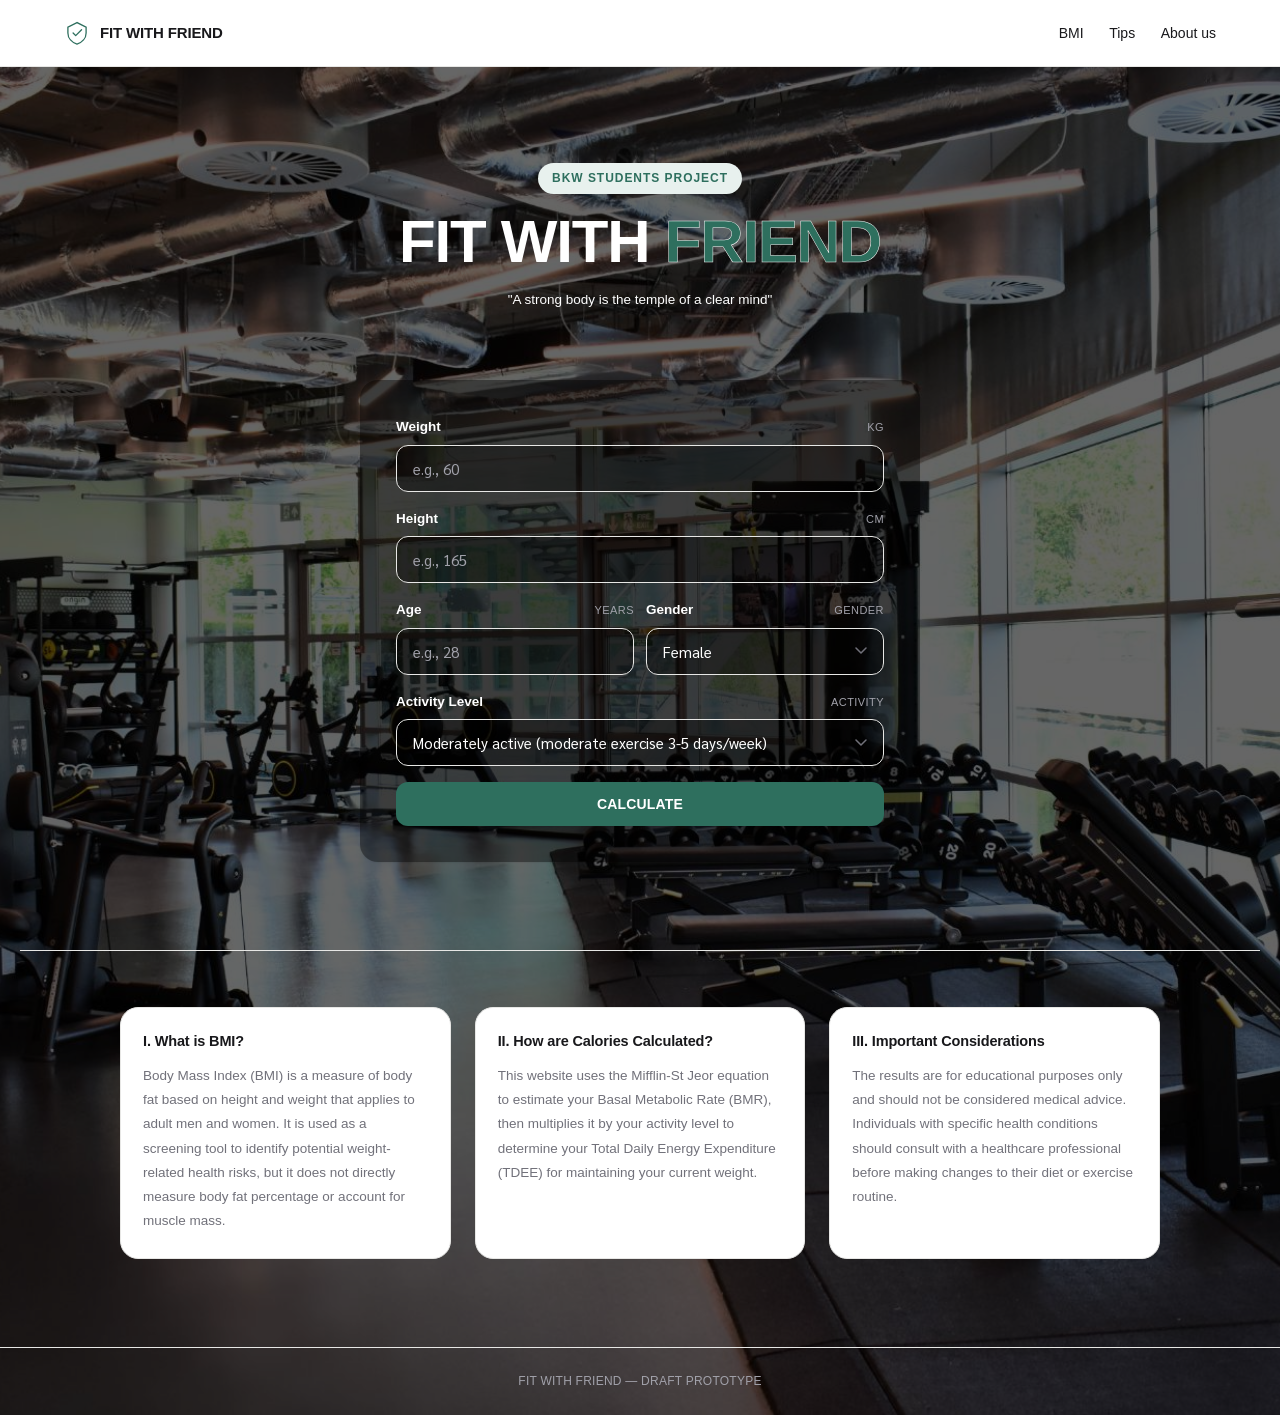
<file: index.html>
<!DOCTYPE html>
<html lang="th">
<head>
<meta charset="UTF-8">
<meta name="viewport" content="width=device-width, initial-scale=1.0">
<meta property="og:image" content="thuimb.png" />
<title>FIT WITH FRIEND — Calculate BMI and Calories</title>
<link rel="preconnect" href="https://fonts.googleapis.com">
<link rel="preconnect" href="https://fonts.gstatic.com" crossorigin>
<link href="https://fonts.googleapis.com/css2?family=Cinzel:wght@400;600;700;900&family=Noto+Serif+Thai:wght@400;600;700;900&family=EB+Garamond:ital,wght@0,400;0,500;0,600;1,400&family=Sarabun:wght@300;400;500;600&display=swap" rel="stylesheet">
<link rel="stylesheet" href="style.css">
</head>
<body>

<header>
  <div class="brand">
    <svg viewBox="0 0 40 40" fill="none" xmlns="http://www.w3.org/2000/svg">
      <path d="M20 4L6 11V20C6 28 12 34.5 20 37C28 34.5 34 28 34 20V11L20 4Z" stroke="#5B2333" stroke-width="2"/>
      <path d="M14 20L18 24L27 15" stroke="#C9A227" stroke-width="2" stroke-linecap="round" stroke-linejoin="round"/>
    </svg>
    <div class="brand-name">FIT WITH FRIEND</div>
  </div>
  <nav>
    <ul>
      <li><a href="#calc">BMI</a></li>
      <li><a href="#tips">Tips</a></li>
      <li><a href="about.html">About us</a></li>
    </ul>
  </nav>
</header>
<!-- Elfsight Website Translator | Untitled Website Translator -->
<script src="https://elfsightcdn.com/platform.js" async></script>
<div class="elfsight-app-458c8f39-59b6-43ed-93e2-ace8f70583a4" data-elfsight-app-lazy></div>

<section class="hero">
  <span class="eyebrow">BKW students project</span>
  <h1>FIT WITH <span>FRIEND</span></h1>
  <p class="motto">"A strong body is the temple of a clear mind"</p>
</section>

<div class="stage" id="calc">

  <div class="tablet chisel">
    <span class="corner tl"></span><span class="corner tr"></span><span class="corner bl"></span><span class="corner br"></span>

    <div class="field">
      <label for="weight">Weight <span class="unit">KG</span></label>
      <input class="pill-input" type="number" id="weight" placeholder="e.g., 60" min="1" step="0.1">
    </div>

    <div class="field">
      <label for="height">Height <span class="unit">CM</span></label>
      <input class="pill-input" type="number" id="height" placeholder="e.g., 165" min="1" step="0.1">
    </div>

    <div class="row-2">
      <div class="field">
        <label for="age">Age <span class="unit">YEARS</span></label>
        <input class="pill-input" type="number" id="age" placeholder="e.g., 28" min="1" step="1">
      </div>
      <div class="field">
        <label for="gender">Gender <span class="unit">GENDER</span></label>
        <select class="pill-input" id="gender">
          <option value="female">Female</option>
          <option value="male">Male</option>
        </select>
      </div>
    </div>

    <div class="field">
      <label for="activity">Activity Level <span class="unit">ACTIVITY</span></label>
      <select class="pill-input" id="activity">
        <option value="1.2">Sedentary (little or no exercise)</option>
        <option value="1.375">Lightly active (light exercise 1-3 days/week)</option>
        <option value="1.55" selected>Moderately active (moderate exercise 3-5 days/week)</option>
        <option value="1.725">Very active (hard exercise 6-7 days/week)</option>
        <option value="1.9">Extra active (very hard exercise & physical job)</option>
      </select>
    </div>

    <button class="btn-calc" id="calcBtn">
      CALCULATE
    </button>

    <div class="plaque" id="result">
      <div class="plaque-top">
        <div class="bmi-number" id="bmiValue">--</div>
        <div class="bmi-meta">
          <div class="disp-en" style="font-size:12px; letter-spacing:0.14em; color:#9c8f7d;">YOUR BMI</div>
          <div class="bmi-tag" id="bmiTag">—</div>
        </div>
      </div>

      <div class="bmi-scale"><div class="marker" id="bmiMarker" style="left:0%"></div></div>
      <div class="bmi-scale-labels">
        <span>UNDER</span><span>NORMAL</span><span>OVER</span><span>OBESE</span>
      </div>

      <div class="cal-grid">
        <div class="cal-card">
          <div class="num" id="bmrValue">--</div>
          <div class="lbl">Basal Metabolic Rate</div>
        </div>
        <div class="cal-card">
          <div class="num" id="tdeeValue">--</div>
          <div class="lbl">Total Daily Energy Expenditure</div>
        </div>
      </div>

      <div class="plaque-note" id="adviceNote">Advice will appear here after calculation</div>

      <div class="food-suggest">
        <div class="food-suggest-head">
          <h4>Suggested Foods For You</h4>
          <p>Picked based on your BMI category, with approximate nutrition per serving</p>
        </div>
        <div class="food-grid" id="foodGrid"></div>
      </div>
    </div>
  </div>

</div>

<div class="divider">
  <div class="line"></div>
  <svg viewBox="0 0 100 60" fill="none" xmlns="http://www.w3.org/2000/svg">
    <path d="M50 5C40 20 30 35 32 55" stroke="#C9A227" stroke-width="2" fill="none"/>
    <path d="M50 5C60 20 70 35 68 55" stroke="#C9A227" stroke-width="2" fill="none"/>
    <path d="M35 15c-4 2-6 6-4 10M32 27c-4 1-6 5-5 9M33 40c-4 0-7 4-6 8" stroke="#C9A227" stroke-width="1.6" fill="none" stroke-linecap="round"/>
    <path d="M65 15c4 2 6 6 4 10M68 27c4 1 6 5 5 9M67 40c4 0 7 4 6 8" stroke="#C9A227" stroke-width="1.6" fill="none" stroke-linecap="round"/>
  </svg>
  <div class="line"></div>
</div>

<section class="info" id="about">
  <div class="col">
    <h3 class="disp-en">I. What is BMI?</h3>
    <p>Body Mass Index (BMI) is a measure of body fat based on height and weight that applies to adult men and women. It is used as a screening tool to identify potential weight-related health risks, but it does not directly measure body fat percentage or account for muscle mass.</p>
  </div>
  <div class="col" id="tips">
    <h3 class="disp-en">II. How are Calories Calculated?</h3>
    <p>This website uses the Mifflin-St Jeor equation to estimate your Basal Metabolic Rate (BMR), then multiplies it by your activity level to determine your Total Daily Energy Expenditure (TDEE) for maintaining your current weight.</p>
  </div>
  <div class="col">
    <h3 class="disp-en">III. Important Considerations</h3>
    <p>The results are for educational purposes only and should not be considered medical advice. Individuals with specific health conditions should consult with a healthcare professional before making changes to their diet or exercise routine.</p>
  </div>
</section>

<footer>
  FIT WITH FRIEND — DRAFT PROTOTYPE
</footer>

<script src="script.js"></script>

</body>
</html>
</file>
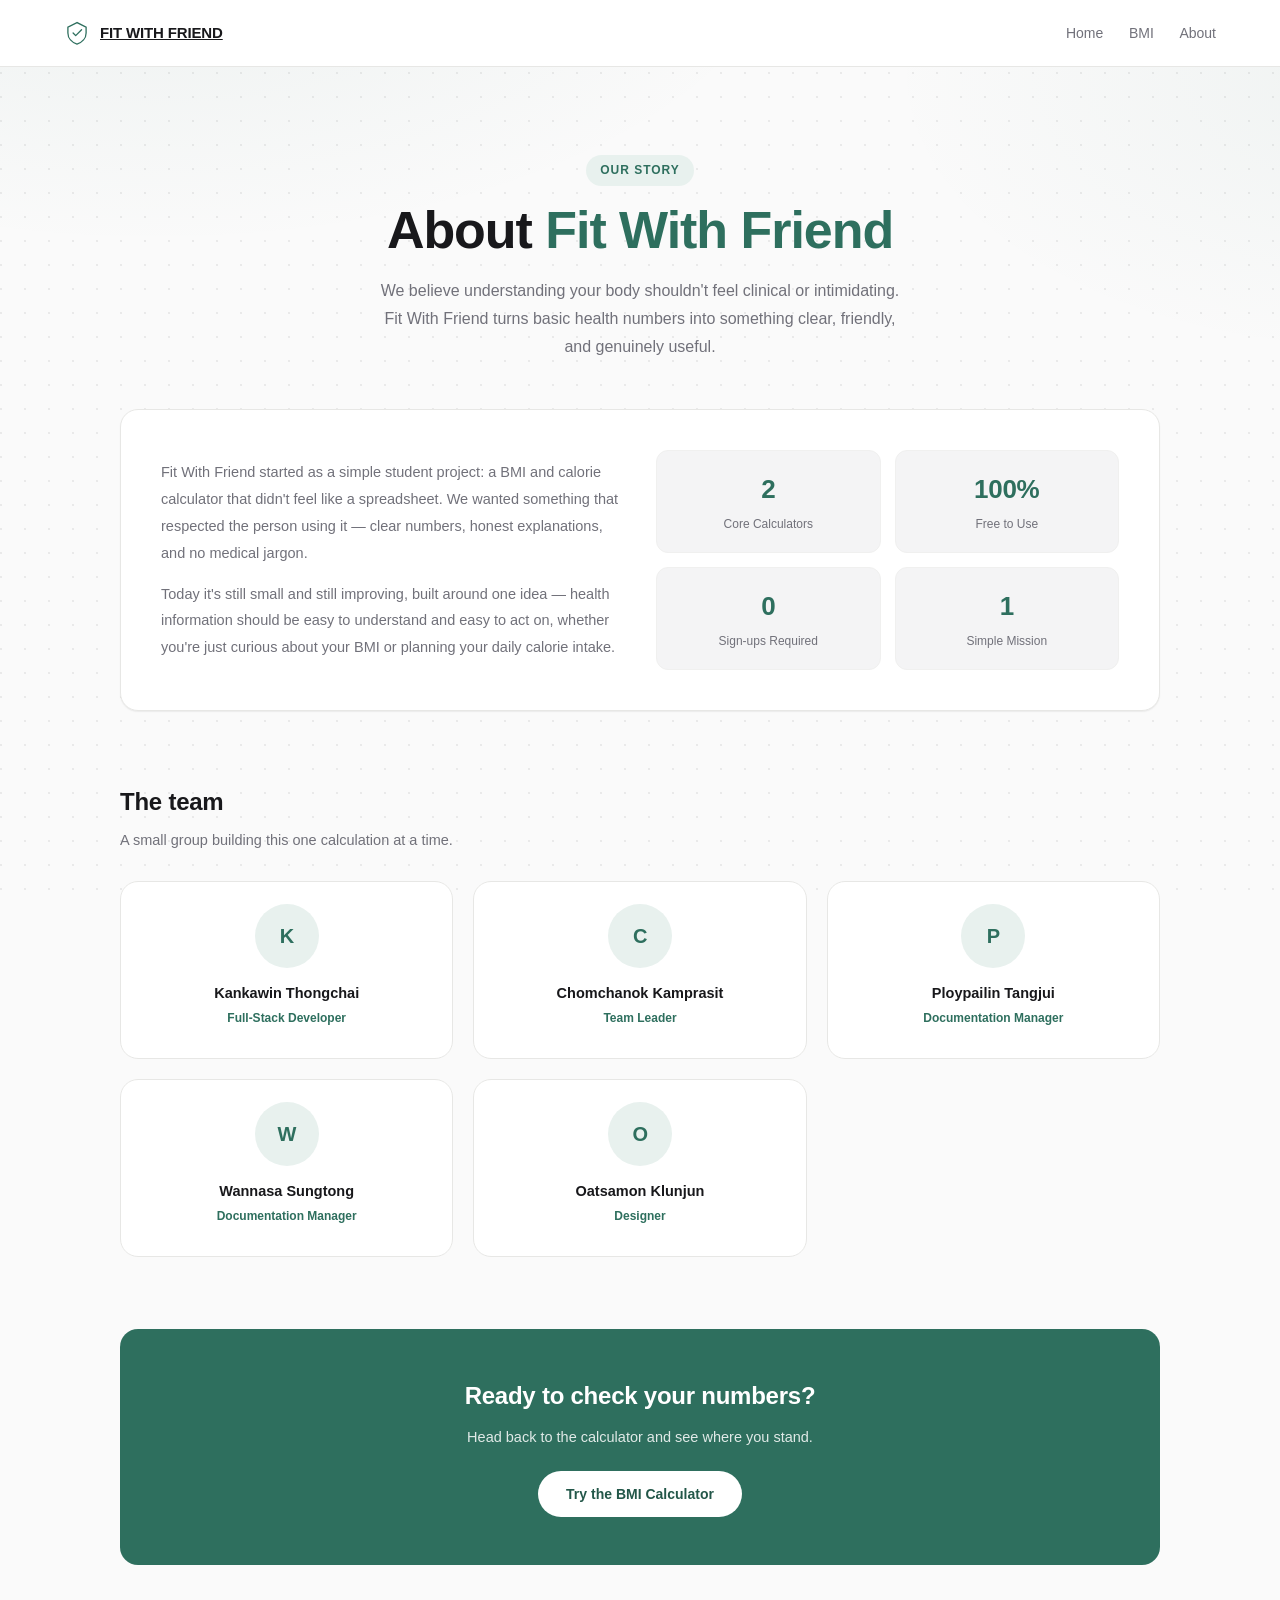
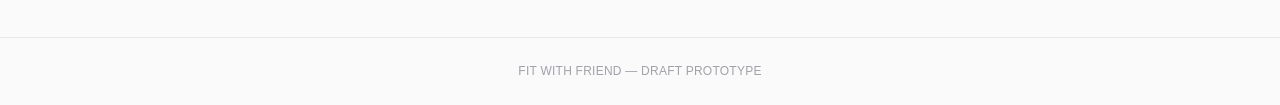
<file: about.html>
<!DOCTYPE html>
<html lang="en">
<head>
<meta charset="UTF-8">
<meta name="viewport" content="width=device-width, initial-scale=1.0">
<title>About Us — FIT WITH FRIEND</title>
<link rel="preconnect" href="https://fonts.googleapis.com">
<link rel="preconnect" href="https://fonts.gstatic.com" crossorigin>
<link href="https://fonts.googleapis.com/css2?family=Sarabun:wght@300;400;500;600;700&display=swap" rel="stylesheet">
<style>
  :root{
    --bg:           #FAFAFA;
    --surface:      #FFFFFF;
    --surface-2:    #F4F4F5;
    --border:       #E7E7E5;
    --border-soft:  #F0F0EF;

    --text:         #18181B;
    --text-muted:   #71717A;
    --text-faint:   #A1A1AA;

    --accent:       #2E6F5E;
    --accent-dark:  #235749;
    --accent-soft:  #E8F1EE;

    --radius-sm: 8px;
    --radius-md: 12px;
    --radius-lg: 18px;

    --shadow-sm: 0 1px 2px rgba(24,24,27,0.04), 0 1px 1px rgba(24,24,27,0.03);
    --shadow-md: 0 8px 24px -12px rgba(24,24,27,0.14);
    --shadow-lg: 0 24px 48px -20px rgba(24,24,27,0.18);
  }

  *{ box-sizing:border-box; }
  html{ scroll-behavior:smooth; }

  body{
    margin:0;
    background:
      radial-gradient(1100px 560px at 12% -10%, rgba(46,111,94,0.07), transparent 60%),
      radial-gradient(900px 520px at 108% 8%, rgba(46,111,94,0.05), transparent 55%),
      radial-gradient(circle at 1px 1px, rgba(24,24,27,0.07) 1px, transparent 0) 0 0/24px 24px,
      var(--bg);
    background-attachment:fixed;
    color:var(--text);
    font-family:'Cadson Demak', -apple-system, BlinkMacSystemFont, 'Segoe UI', sans-serif;
    -webkit-font-smoothing:antialiased;
    font-size:15px;
    line-height:1.6;
  }

  ::selection{ background:var(--accent-soft); color:var(--accent-dark); }
  a{ color:inherit; }

  /* ---------- Header / Nav ---------- */
header{
  display:flex; align-items:center; justify-content:space-between;
  padding:20px clamp(20px,5vw,64px);
  border-bottom:1px solid var(--border);
  background:var(--surface);
  position:sticky; top:0; z-index:10;
}
.brand{ display:flex; align-items:center; gap:10px; }
.brand svg{ width:26px; height:26px; }
.brand svg path{ stroke:var(--accent) !important; }
.brand-name{
  font-weight:700; letter-spacing:-0.01em; font-size:15px; color:var(--text);
}
nav ul{ list-style:none; display:flex; gap:clamp(14px,2vw,32px); margin:0; padding:0; font-size:14px; flex-wrap:nowrap; }
nav a{ text-decoration:none; color:var(--text-muted); transition:color .15s ease; white-space:nowrap; }
nav a:hover{ color:var(--text); }

@media (max-width:600px){
  header{ padding:16px 16px; }
  .brand svg{ width:22px; height:22px; }
  .brand-name{ font-size:12.5px; letter-spacing:-0.005em; }
  nav ul{ gap:12px; font-size:12.5px; }
}
@media (max-width:400px){
  header{ padding:14px 12px; }
  .brand-name{ font-size:11.5px; }
  nav ul{ gap:9px; font-size:11.5px; }
}

  /* ---------- Hero ---------- */
  .hero{
    text-align:center;
    padding:clamp(56px,9vw,88px) 20px clamp(36px,6vw,48px);
    max-width:720px;
    margin:0 auto;
  }
  .eyebrow{
    display:inline-block; font-size:12px; letter-spacing:0.08em; color:var(--accent);
    margin-bottom:16px; text-transform:uppercase; font-weight:600;
    background:var(--accent-soft); padding:6px 14px; border-radius:999px;
  }
  .hero h1{
    font-size:clamp(34px,6vw,52px);
    font-weight:700;
    letter-spacing:-0.02em;
    margin:0;
    line-height:1.1;
    color:var(--text);
  }
  .hero h1 span{ color:var(--accent); }
  .hero p.sub{
    max-width:540px; margin:18px auto 0; font-size:16px; line-height:1.75; color:var(--text-muted);
  }

  /* ---------- Section shell ---------- */
  .section{
    max-width:1120px; margin:0 auto;
    padding:0 clamp(20px,5vw,40px) clamp(48px,7vw,72px);
  }
  .section-head{ margin-bottom:28px; }
  .section-head h2{
    font-size:24px; font-weight:700; letter-spacing:-0.01em; margin:0 0 8px;
  }
  .section-head p{ font-size:14.5px; color:var(--text-muted); margin:0; max-width:560px; }

  /* Story / mission block */
  .story{
    background:var(--surface);
    border:1px solid var(--border);
    border-radius:var(--radius-lg);
    padding:clamp(28px,4vw,40px);
    box-shadow:var(--shadow-sm);
    display:grid; grid-template-columns:1fr 1fr; gap:32px; align-items:center;
  }
  @media (max-width:760px){ .story{ grid-template-columns:1fr; } }
  .story p{ font-size:14.5px; line-height:1.85; color:var(--text-muted); margin:0 0 14px; }
  .story p:last-child{ margin-bottom:0; }
  .story-stat-grid{ display:grid; grid-template-columns:1fr 1fr; gap:14px; }
  .story-stat{
    background:var(--surface-2); border:1px solid var(--border-soft); border-radius:var(--radius-md);
    padding:18px 16px; text-align:center;
  }
  .story-stat .num{ font-size:26px; font-weight:700; color:var(--accent); letter-spacing:-0.01em; }
  .story-stat .lbl{ font-size:12px; color:var(--text-muted); margin-top:4px; }

  /* Values grid */
  .values{
    display:grid; grid-template-columns:repeat(3,1fr); gap:20px;
  }
  @media (max-width:820px){ .values{ grid-template-columns:1fr; } }
  .value-card{
    background:var(--surface); border:1px solid var(--border); border-radius:var(--radius-lg);
    padding:24px 22px;
  }
  .value-icon{
    width:40px; height:40px; border-radius:var(--radius-sm);
    background:var(--accent-soft); color:var(--accent);
    display:flex; align-items:center; justify-content:center;
    margin-bottom:14px;
  }
  .value-icon svg{ width:20px; height:20px; }
  .value-card h3{ font-size:15px; font-weight:700; margin:0 0 8px; letter-spacing:-0.01em; }
  .value-card p{ font-size:13.5px; line-height:1.75; color:var(--text-muted); margin:0; }

  /* Team */
  .team{
    display:grid; grid-template-columns:repeat(3,1fr); gap:20px;
  }
  @media (max-width:820px){ .team{ grid-template-columns:1fr 1fr; } }
  @media (max-width:520px){ .team{ grid-template-columns:1fr; } }
  .team-card{
    background:var(--surface); border:1px solid var(--border); border-radius:var(--radius-lg);
    padding:22px 20px; text-align:center;
  }
  .team-avatar{
    width:64px; height:64px; border-radius:50%; margin:0 auto 14px;
    background:var(--accent-soft); color:var(--accent);
    display:flex; align-items:center; justify-content:center;
    font-weight:700; font-size:20px; letter-spacing:-0.02em;
  }
  .team-card h3{ font-size:14.5px; font-weight:700; margin:0 0 4px; }
  .team-card .role{ font-size:12px; color:var(--accent); font-weight:600; margin-bottom:8px; }
  .team-card p{ font-size:13px; color:var(--text-muted); line-height:1.65; margin:0; }

  /* CTA */
  .cta{
    background:var(--accent);
    border-radius:var(--radius-lg);
    padding:clamp(32px,5vw,48px);
    text-align:center;
    color:#fff;
  }
  .cta h2{ font-size:24px; font-weight:700; margin:0 0 10px; letter-spacing:-0.01em; }
  .cta p{ font-size:14.5px; color:rgba(255,255,255,0.85); margin:0 0 22px; }
  .cta a{
    display:inline-block; background:#fff; color:var(--accent-dark);
    font-weight:600; font-size:14px; padding:12px 28px; border-radius:999px;
    text-decoration:none; transition:transform .15s ease;
  }
  .cta a:hover{ transform:translateY(-1px); }

  footer{
    border-top:1px solid var(--border);
    padding:24px 20px; text-align:center;
    font-size:12px; letter-spacing:0.02em; color:var(--text-faint);
  }

  /* ---------- Page load: slide-up entrance ---------- */
  @keyframes slideUpIn{
    from{ opacity:0; transform:translateY(28px); }
    to{ opacity:1; transform:translateY(0); }
  }
  header, .hero, .section, footer{
    animation:slideUpIn 0.7s cubic-bezier(0.16, 1, 0.3, 1) both;
  }
  header{ animation-delay:0s; }
  .hero{ animation-delay:0.08s; }
  .section{ animation-delay:0.16s; }
  footer{ animation-delay:0.3s; }

  @media (prefers-reduced-motion: reduce){
    *{ animation:none !important; transition:none !important; }
  }

  :focus-visible{ outline:2px solid var(--accent); outline-offset:2px; }
</style>
</head>
<body>

<header>
  <a href="index.html" class="brand">
    <svg viewBox="0 0 40 40" fill="none" xmlns="http://www.w3.org/2000/svg">
      <path d="M20 4L6 11V20C6 28 12 34.5 20 37C28 34.5 34 28 34 20V11L20 4Z" stroke="#2E6F5E" stroke-width="2"/>
      <path d="M14 20L18 24L27 15" stroke="#2E6F5E" stroke-width="2" stroke-linecap="round" stroke-linejoin="round"/>
    </svg>
    <div class="brand-name">FIT WITH FRIEND</div>
  </a>
  <nav>
    <ul>
      <li><a href="index.html">Home</a></li>
      <li><a href="index.html#calc">BMI</a></li>
      <li><a href="about.html" class="active">About</a></li>
    </ul>
  </nav>
</header>
<!-- Elfsight Website Translator | Untitled Website Translator -->
<script src="https://elfsightcdn.com/platform.js" async></script>
<div class="elfsight-app-458c8f39-59b6-43ed-93e2-ace8f70583a4" data-elfsight-app-lazy></div>
<section class="hero">
  <span class="eyebrow">Our Story</span>
  <h1>About <span>Fit With Friend</span></h1>
  <p class="sub">We believe understanding your body shouldn't feel clinical or intimidating. Fit With Friend turns basic health numbers into something clear, friendly, and genuinely useful.</p>
</section>

<section class="section">
  <div class="story">
    <div>
      <p>Fit With Friend started as a simple student project: a BMI and calorie calculator that didn't feel like a spreadsheet. We wanted something that respected the person using it — clear numbers, honest explanations, and no medical jargon.</p>
      <p>Today it's still small and still improving, built around one idea — health information should be easy to understand and easy to act on, whether you're just curious about your BMI or planning your daily calorie intake.</p>
    </div>
    <div class="story-stat-grid">
      <div class="story-stat"><div class="num">2</div><div class="lbl">Core Calculators</div></div>
      <div class="story-stat"><div class="num">100%</div><div class="lbl">Free to Use</div></div>
      <div class="story-stat"><div class="num">0</div><div class="lbl">Sign-ups Required</div></div>
      <div class="story-stat"><div class="num">1</div><div class="lbl">Simple Mission</div></div>
    </div>
  </div>
</section>

<section class="section">
  <div class="section-head">
    <h2>The team</h2>
    <p>A small group building this one calculation at a time.</p>
  </div>
  <div class="team">
    <div class="team-card">
      <div class="team-avatar">K</div>
      <h3>Kankawin Thongchai</h3>
      <div class="role">Full-Stack Developer</div>
    </div>
    <div class="team-card">
      <div class="team-avatar">C</div>
      <h3>Chomchanok Kamprasit</h3>
      <div class="role">Team Leader</div>
    </div>
    <div class="team-card">
      <div class="team-avatar">P</div>
      <h3>Ploypailin Tangjui</h3>
      <div class="role">Documentation Manager</div>
    </div><div class="team-card">
      <div class="team-avatar">W</div>
      <h3>Wannasa Sungtong</h3>
      <div class="role">Documentation Manager</div>
    </div><div class="team-card">
      <div class="team-avatar">O</div>
      <h3>Oatsamon Klunjun</h3>
      <div class="role">Designer</div>
    </div>
  </div>
</section>

<section class="section">
  <div class="cta">
    <h2>Ready to check your numbers?</h2>
    <p>Head back to the calculator and see where you stand.</p>
    <a href="index.html#calc">Try the BMI Calculator</a>
  </div>
</section>

<footer>
  FIT WITH FRIEND — DRAFT PROTOTYPE
</footer>

</body>
</html>
</file>
<file: style.css>
/* ============================================================
   FIT WITH FRIEND — Modern Minimal Theme
   ============================================================ */

:root{
  /* Neutrals */
  --bg:           #FAFAFA;
  --surface:      #FFFFFF;
  --surface-2:    #F4F4F5;
  --border:       #E7E7E5;
  --border-soft:  #F0F0EF;

  --text:         #18181B;
  --text-muted:   #71717A;
  --text-faint:   #A1A1AA;

  /* Single accent, used deliberately */
  --accent:       #2E6F5E;
  --accent-dark:  #235749;
  --accent-soft:  #E8F1EE;

  /* Status colors for BMI states */
  --status-low:     #2E6F5E;
  --status-normal:  #16A34A;
  --status-high:    #D97706;
  --status-alert:   #DC2626;

  --status-normal-bg:  #EAF7EF;
  --status-high-bg:    #FDF3E3;
  --status-alert-bg:   #FCEAEA;

  --radius-sm: 8px;
  --radius-md: 12px;
  --radius-lg: 18px;

  --shadow-sm: 0 1px 2px rgba(24,24,27,0.04), 0 1px 1px rgba(24,24,27,0.03);
  --shadow-md: 0 8px 24px -12px rgba(24,24,27,0.14);
  --shadow-lg: 0 24px 48px -20px rgba(24,24,27,0.18);
}

*{ box-sizing:border-box; }
html{ scroll-behavior:smooth; }

body{
  margin:0;
  background: url("img.jpg") center/cover no-repeat, var(--bg);
  background: linear-gradient(rgba(0, 0, 0, 0.6), rgba(0, 0, 0, 0.6)), 
              url('img.jpg') no-repeat center center;
  background-size: cover;
  background-position: center;
  color:var(--text);
  font-family:'Cadson Demak', -apple-system, BlinkMacSystemFont, 'Segoe UI', sans-serif;
  -webkit-font-smoothing:antialiased;
  font-size:15px;
  line-height:1.6;
}
h1, h2, h3, .eyebrow, .disp-en{
  font-family:'Cadson Demak', -apple-system, BlinkMacSystemFont, 'Segoe UI', sans-serif;
}

::selection{ background:var(--accent-soft); color:var(--accent-dark); }
a{ color:inherit; }

/* ---------- Decorative elements from the old theme: neutralized ---------- */
.chisel .corner{ display:none; }
.laurel{ display:none; }

/* ---------- Header / Nav ---------- */
header{
  display:flex; align-items:center; justify-content:space-between;
  padding:20px clamp(20px,5vw,64px);
  border-bottom:1px solid var(--border);
  background:var(--surface);
  position:sticky; top:0; z-index:10;
}
.brand{ display:flex; align-items:center; gap:10px; }
.brand svg{ width:26px; height:26px; }
.brand svg path{ stroke:var(--accent) !important; }
.brand-name{
  font-weight:700; letter-spacing:-0.01em; font-size:15px; color:var(--text);
}
nav ul{ list-style:none; display:flex; gap:clamp(14px,2vw,32px); margin:0; padding:0; font-size:14px; flex-wrap:nowrap; }
nav a{ text-decoration:none; color:var(--text); transition:color .15s ease; white-space:nowrap; }
nav a:hover{ color:var(--accent); }

@media (max-width:600px){
  header{ padding:16px 16px; }
  .brand svg{ width:22px; height:22px; }
  .brand-name{ font-size:12.5px; letter-spacing:-0.005em; }
  nav ul{ gap:12px; font-size:12.5px; }
}
@media (max-width:400px){
  header{ padding:14px 12px; }
  .brand-name{ font-size:11.5px; }
  nav ul{ gap:9px; font-size:11.5px; }
}

/* ---------- Hero ---------- */
.hero{
  text-align:center;
  padding:clamp(56px,9vw,96px) 20px clamp(36px,6vw,56px);
  max-width:720px;
  margin:0 auto;
}
.eyebrow{
  display:inline-block; font-size:12px; letter-spacing:0.08em; color:var(--accent);
  margin-bottom:16px; text-transform:uppercase; font-weight:600;
  background:var(--accent-soft); padding:6px 14px; border-radius:999px;
}
.eyebrow::before,.eyebrow::after{ content:""; margin:0; }

.hero h1{
  font-size:clamp(36px,7vw,60px);
  font-weight:700;
  letter-spacing:-0.02em;
  margin:0;
  line-height:1.08;
  color:white;
}
.hero h1 span{ 
  color:var(--accent);
  -webkit-text-stroke: 0.5px white;
}

.hero p.sub{
  max-width:520px; margin:20px auto 0; font-size:16px; line-height:1.75; color:var(--text-muted);
  font-weight:400;
}
.hero .motto{
  margin-top:14px; font-size:13.5px; color:white; font-style:normal;
}

/* ---------- Layout: calculator + gallery ---------- */
.stage{
  display:flex;
  justify-content:center;
  align-items:flex-start;
  width:100%;
  max-width:1120px;
  margin:0 auto;
  padding:0 clamp(20px,5vw,40px) clamp(56px,8vw,88px);
}

.tablet{
  width:100%;
  max-width:560px;
  background-color:rgb(0, 0, 0, 40%);
  border-radius:var(--radius-lg);
  padding:clamp(28px,4vw,36px);
  box-shadow:var(--shadow-sm);
  margin:0 auto;
}
.tablet h2{
  margin:0 0 4px;
  font-size:20px;
  font-weight:700;
  letter-spacing:-0.01em;
}
.tablet .tablet-sub{
  font-size:14px; color:white; margin-bottom:28px;
}

.field{ margin-bottom:16px; }
.field label{
  display:flex; justify-content:space-between; align-items:baseline;
  font-weight:600; font-size:13.5px;
  margin-bottom:7px; color:white;
}
.field label .unit{
  font-size:11px; letter-spacing:0.04em; color:var(--text-faint); font-weight:500;
}

.pill-input{
  width:100%;
  border:1.5px solid var(--border);
  background-color:rgb(0, 0, 0, 40%);
  border-radius:var(--radius-md);
  padding:13px 16px;
  font-family:'Sarabun', sans-serif;
  font-size:15px;
  outline:none;
  transition:border-color .15s ease, box-shadow .15s ease;
  color:white;
}
.pill-input:hover{ border-color:#D4D4D8; }
.pill-input:focus{
  border-color:var(--accent);
  box-shadow:0 0 0 3px var(--accent-soft);
}
.pill-input::placeholder{ color:var(--text-faint); }

.row-2{ display:grid; grid-template-columns:1fr 1fr; gap:12px; }

select.pill-input{
  appearance:none;
  background-image:url("data:image/svg+xml;utf8,<svg xmlns='http://www.w3.org/2000/svg' width='12' height='8'><path d='M1 1l5 5 5-5' stroke='%2371717A' stroke-width='1.5' fill='none' stroke-linecap='round' stroke-linejoin='round'/></svg>");
  background-repeat:no-repeat; background-position:right 16px center; padding-right:38px;
}

.btn-calc{
  width:100%;
  margin-top:6px;
  padding:14px;
  border:none;
  border-radius:var(--radius-md);
  background:var(--accent);
  color:#FFFFFF;
  font-weight:600;
  font-size:14px;
  letter-spacing:0.01em;
  cursor:pointer;
  transition:background .15s ease, transform .1s ease;
  display:flex; flex-direction:column; align-items:center; gap:1px;
}
.btn-calc:hover{ background:var(--accent-dark); }
.btn-calc:active{ transform:scale(0.99); }
.btn-calc .th{ font-size:14px; font-weight:600; }

/* result card */
.plaque{
  margin-top:24px;
  border-top:1px solid var(--border);
  padding-top:22px;
  display:none;
}
.plaque.show{ display:block; animation:reveal .35s ease; }
@keyframes reveal{ from{opacity:0; transform:translateY(6px);} to{opacity:1; transform:translateY(0);} }

.plaque-top{ display:flex; align-items:center; gap:16px; margin-bottom:16px; }
.bmi-number{ font-weight:700; font-size:38px; color:white; line-height:1; letter-spacing:-0.02em; }
.bmi-meta{ }
.bmi-tag{
  display:inline-block; margin-top:5px; padding:4px 12px; border-radius:999px;
  font-size:12px; font-weight:600; letter-spacing:0.01em;
  background:var(--status-normal-bg); color:var(--status-normal);
}
.bmi-tag.warn{ background:var(--status-high-bg); color:var(--status-high); }
.bmi-tag.alert{ background:var(--status-alert-bg); color:var(--status-alert); }

.bmi-scale{
  height:6px; border-radius:999px;
  background:linear-gradient(90deg, var(--status-low) 0 20%, var(--status-normal) 20% 45%, var(--status-high) 45% 65%, var(--status-alert) 65% 100%);
  position:relative; margin:14px 0 6px;
}
.bmi-scale .marker{
  position:absolute; top:-4px; width:2px; height:14px; background:var(--text);
  border-radius:2px; box-shadow:0 0 0 2px var(--surface);
}
.bmi-scale-labels{
  display:flex; justify-content:space-between; font-size:10px; letter-spacing:0.03em;
  color:white; font-weight:600; text-transform:uppercase;
}

.cal-grid{ display:grid; grid-template-columns:1fr 1fr; gap:10px; margin-top:22px; }
.cal-card{
  background:var(--surface-2); border:1px solid var(--border-soft); border-radius:var(--radius-md);
  padding:14px 16px;
}
.cal-card .num{ font-weight:700; font-size:22px; color:var(--text); letter-spacing:-0.01em; }
.cal-card .lbl{ font-size:12px; color:var(--text-muted); margin-top:4px; }

.plaque-note{
  margin-top:16px; font-size:13.5px; line-height:1.7; color:var(--accent-dark);
  padding:14px 16px; background:var(--accent-soft);
  border-radius:var(--radius-md); border:none;
}

/* Food suggestions */
.food-suggest{ margin-top:22px; }
.food-suggest-head h4{
  font-size:14px; font-weight:700; margin:0 0 3px; color:white; letter-spacing:-0.005em;
}
.food-suggest-head p{
  font-size:12px; color:white; margin:0 0 14px;
}
.food-grid{
  display:grid; grid-template-columns:1fr; gap:10px;
}
.food-card{
  background:var(--surface-2); border:1px solid var(--border-soft); border-radius:var(--radius-md);
  padding:14px 16px;
}
.food-card-top{
  display:flex; align-items:center; justify-content:space-between; gap:10px; margin-bottom:4px;
}
.food-name{ font-size:13.5px; font-weight:600; color:var(--text); }
.food-kcal{ font-size:12px; font-weight:700; color:var(--accent); white-space:nowrap; }
.food-desc{ font-size:12px; color:var(--text-muted); line-height:1.55; margin:0 0 10px; }
.food-nutrients{
  display:flex; flex-wrap:wrap; gap:6px;
}
.nutrient-tag{
  font-size:11px; font-weight:600; letter-spacing:0.01em;
  padding:3px 9px; border-radius:999px;
  background:var(--surface); border:1px solid var(--border);
  color:var(--text-muted);
}
.nutrient-tag .val{ color:var(--text); }

/* Divider */
.divider{ display:flex; align-items:center; justify-content:center; gap:0; padding:0 20px 56px; }
.divider .line{ height:1px; width:100%; max-width:1120px; background:var(--border); }
.divider svg{ display:none; }

/* Info section */
.info{
  max-width:1120px; margin:0 auto; padding:0 clamp(20px,5vw,40px) 88px;
  display:grid; grid-template-columns:repeat(3,1fr); gap:24px;
}
@media (max-width:820px){ .info{ grid-template-columns:1fr; } }
.info .col{
  background:var(--surface); border:1px solid var(--border); border-radius:var(--radius-lg);
  padding:22px 22px 24px;
}
.info .col h3{ font-size:14.5px; font-weight:700; letter-spacing:-0.01em; margin:0 0 10px; color:var(--text); }
.info .col p{ font-size:13.5px; line-height:1.8; color:var(--text-muted); margin:0; }

footer{
  border-top:1px solid var(--border);
  padding:24px 20px; text-align:center;
  font-size:12px; letter-spacing:0.02em; color:var(--text-faint);
}

/* ---------- Page load: slide-up entrance ---------- */
@keyframes slideUpIn{
  from{ opacity:0; transform:translateY(28px); }
  to{ opacity:1; transform:translateY(0); }
}

header, .hero, .stage, .divider, .info, footer{
  animation:slideUpIn 0.7s cubic-bezier(0.16, 1, 0.3, 1) both;
}

header{ animation-delay:0s; }
.hero{ animation-delay:0.08s; }
.stage{ animation-delay:0.18s; }
.divider{ animation-delay:0.28s; }
.info{ animation-delay:0.34s; }
footer{ animation-delay:0.42s; }

@media (prefers-reduced-motion: reduce){
  *{ animation:none !important; transition:none !important; }
}

:focus-visible{ outline:2px solid var(--accent); outline-offset:2px; }
</file>
